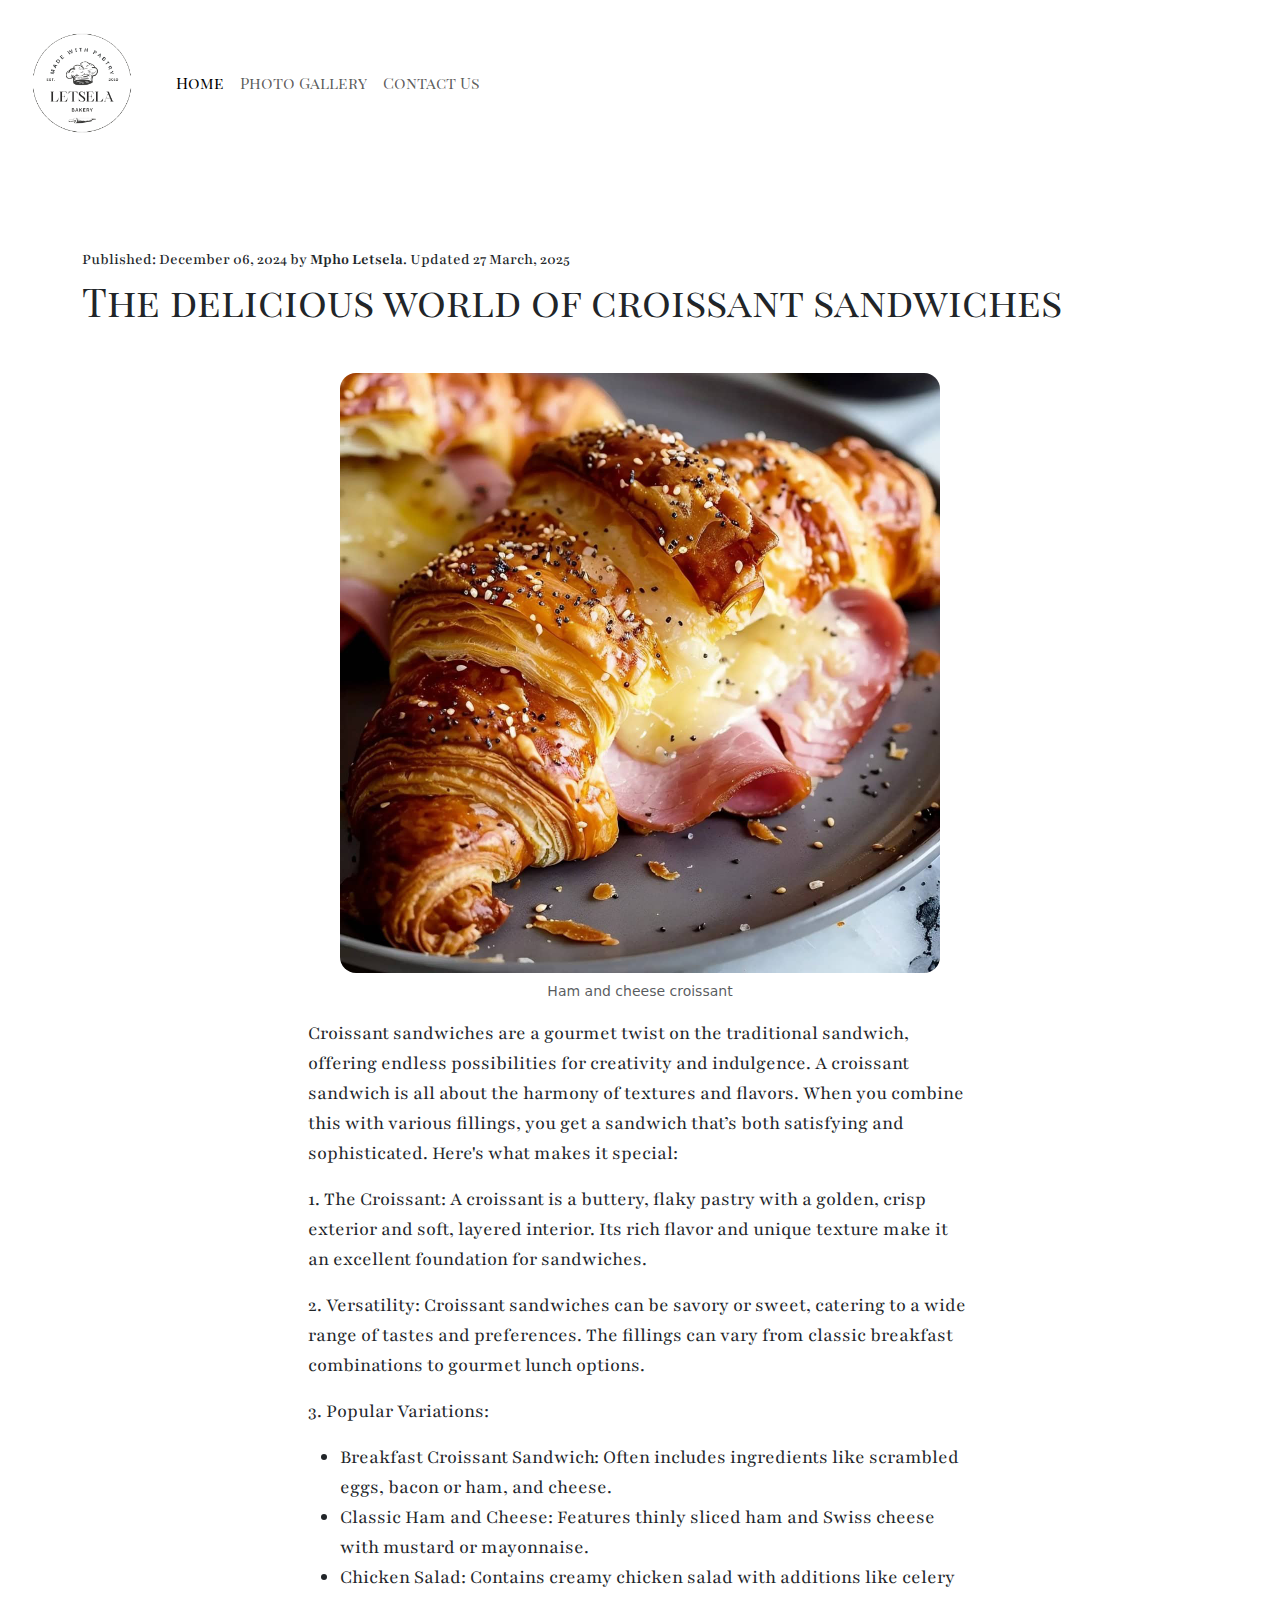
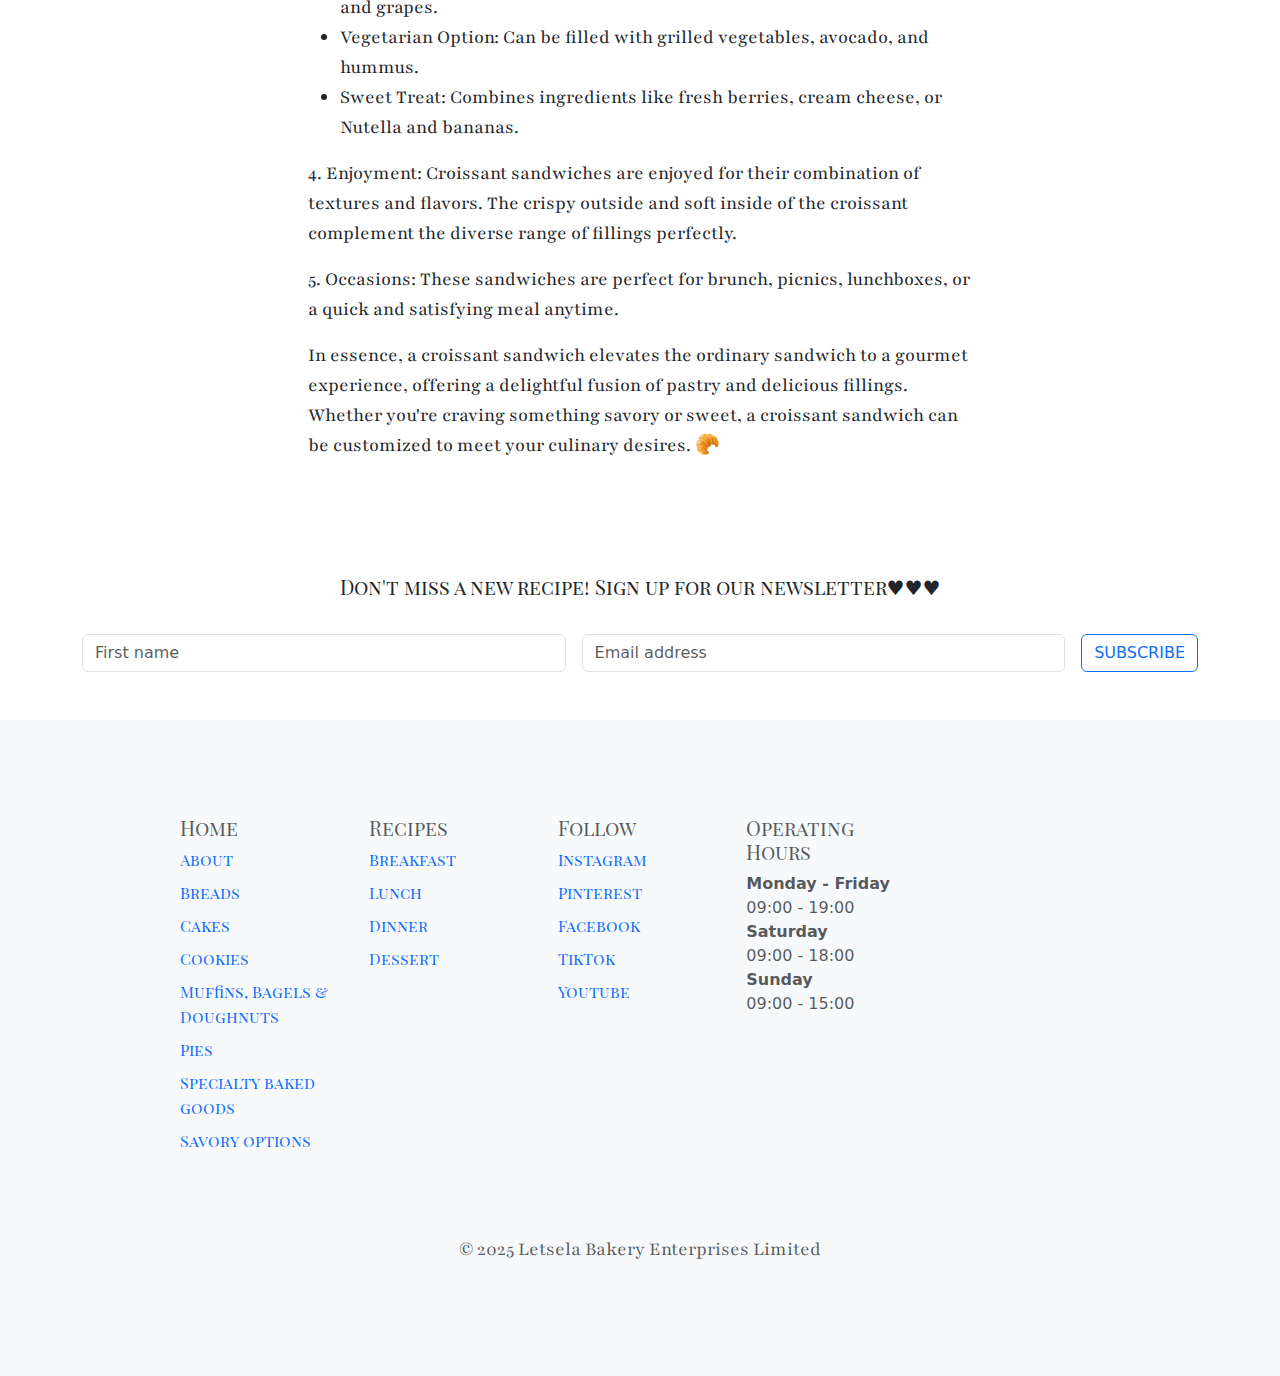
<file: index.html>
<!DOCTYPE html>
<html lang="en">
<head>
    <meta charset="UTF-8">
    <meta name="viewport" content="width=device-width, initial-scale=1.0">
    <meta name="description" content="Discover our artisanal bakery in Cape Town, offering a wide range of fresh bread, cakes and pastries. Gluten-free and vegan options available.">
    <link rel="stylesheet" href="styles.css"/>
    <link href="https://cdn.jsdelivr.net/npm/bootstrap@5.3.3/dist/css/bootstrap.min.css" rel="stylesheet" integrity="sha384-QWTKZyjpPEjISv5WaRU9OFeRpok6YctnYmDr5pNlyT2bRjXh0JMhjY6hW+ALEwIH" crossorigin="anonymous">
    <link href="https://fonts.googleapis.com/css2?family=Irish+Grover&family=Jost:ital,wght@0,100..900;1,100..900&family=Playfair+Display+SC:ital,wght@0,400;0,700;0,900;1,400;1,700;1,900&family=Playfair:ital,opsz,wght@0,5..1200,300..900;1,5..1200,300..900&display=swap" rel="stylesheet">
    <title>Artisanal Bakery in Cape Town | Fresh Bread, Cakes & Pastries | Letsela Bakery</title>
</head>
<body>
    <nav class="navbar navbar-expand-lg navbar-white fixed-top">
  <div class="container-fluid">
    <a class="navbar-brand" href="index.html">
      <img src="images/Made_with_pastry2-removebg-preview.png" alt="" class="navbar-logo-1"/>
    </a>
    <button class="navbar-toggler" type="button" data-bs-toggle="collapse" data-bs-target="#navbarNav" aria-controls="navbarNav" aria-expanded="false" aria-label="Toggle navigation">
      <span class="navbar-toggler-icon"></span>
    </button>
    <div class="collapse navbar-collapse" id="navbarNav">
      <ul class="navbar-nav">
        <li class="nav-item">
          <a class="nav-link active custom-font-1" aria-current="page" href="index.html">Home</a>
        </li>
        <li class="nav-item">
          <a class="nav-link custom-font-1" href="photo.html">Photo Gallery</a>
        </li>
        <li class="nav-item">
          <a class="nav-link custom-font-1" href="contact.html">Contact Us</a>
        </li>
      </ul>
    </div>
  </div>
</nav>

<header>
   <div class="container">
   <h6 class="custom-font">Published:  December 06, 2024 by <strong>Mpho Letsela</strong>. Updated 27 March, 2025</h6>
   <h1 class="mb-5 custom-font-1">The delicious world of croissant sandwiches</h1>
   </div>
</header>
<main>
   <div class="text-center">
     <figure class="figure">
  <img src="images/ham-and-cheese-croissant-12.jpg" class="figure-img img-fluid rounded-4 w-50" alt="Ham and Cheese Croissant">
  <figcaption class="figure-caption">Ham and cheese croissant</figcaption>
  </figure>
   </div>
<div class="row justify-content-md-center custom-font font-size">
  <div class="col-md-7 mb-5 px-5">
  <p>Croissant sandwiches are a gourmet twist on the traditional sandwich, offering endless possibilities for creativity and indulgence. A croissant sandwich is all about the harmony of textures and flavors. When you combine this with various fillings, you get a sandwich that’s both satisfying and sophisticated. Here's what makes it special:</p>
  <p>1. The Croissant: A croissant is a buttery, flaky pastry with a golden, crisp exterior and soft, layered interior. Its rich flavor and unique texture make it an excellent foundation for sandwiches.</p>
  <p>2. Versatility: Croissant sandwiches can be savory or sweet, catering to a wide range of tastes and preferences. The fillings can vary from classic breakfast combinations to gourmet lunch options.</p>
  <p>3. Popular Variations:
    <ul>
      <li>Breakfast Croissant Sandwich: Often includes ingredients like scrambled eggs, bacon or ham, and cheese.</li>
      <li>Classic Ham and Cheese: Features thinly sliced ham and Swiss cheese with mustard or mayonnaise.</li>
      <li>Chicken Salad: Contains creamy chicken salad with additions like celery and grapes.</li>
      <li>Vegetarian Option: Can be filled with grilled vegetables, avocado, and hummus.</li>
      <li>Sweet Treat: Combines ingredients like fresh berries, cream cheese, or Nutella and bananas.</li>
    </ul>
  </p>
  <p>4. Enjoyment: Croissant sandwiches are enjoyed for their combination of textures and flavors. The crispy outside and soft inside of the croissant complement the diverse range of fillings perfectly.</p>
  <p>5. Occasions: These sandwiches are perfect for brunch, picnics, lunchboxes, or a quick and satisfying meal anytime.</p>
  <p>In essence, a croissant sandwich elevates the ordinary sandwich to a gourmet experience, offering a delightful fusion of pastry and delicious fillings. Whether you're craving something savory or sweet, a croissant sandwich can be customized to meet your culinary desires. 🥐</p>
</div>
</div>
<div class="mt-5 text-center custom-font-1 font-size">Don't miss a new recipe! Sign up for our newsletter♥︎♥︎♥︎</div>

<div class="container">
<div class="row g-3 mt-3">
  <div class="col">
    <input type="text" class="form-control" placeholder="First name" aria-label="First name" id="first">
  </div>
  <div class="col">
    <input type="email" class="form-control" placeholder="Email address" aria-label="Last name" id="mail">
  </div>
  <div class="col-auto">
    <button type="submit" class="btn btn-outline-primary" title="Subscribe">SUBSCRIBE</button>
  </div>
</div>
</div>
</main>
<footer class="bd-footer py-4 py-md-5 mt-5 bg-body-tertiary">
<div class="container py-4 py-md-5 px-4 px-md-3 text-body-secondary">
<div class="row">

<div class="col-6 col-lg-2 offset-lg-1 mb-3">
<h5 class="custom-font-1">Home</h5>
<ul class="list-unstyled">
  <li class="mb-2">
    <a href="#" class="text-decoration-none custom-font-1">About</a>
  </li>
  <li class="mb-2">
    <a href="#" class="text-decoration-none custom-font-1">Breads</a>
  </li>
  <li class="mb-2">
    <a href="#" class="text-decoration-none custom-font-1">Cakes</a>
  </li>
  <li class="mb-2">
    <a href="#" class="text-decoration-none custom-font-1">Cookies</a>
  </li>
  <li class="mb-2">
    <a href="#" class="text-decoration-none custom-font-1">Muffins, Bagels & Doughnuts</a>
  </li>
  <li class="mb-2">
    <a href="#" class="text-decoration-none custom-font-1">Pies</a>
  </li>
  <li class="mb-2">
    <a href="#" class="text-decoration-none custom-font-1">Specialty baked goods</a>
  </li>
  <li class="mb-2">
    <a href="#" class="text-decoration-none custom-font-1">Savory options</a>
  </li>
</ul>
</div>

<div class="col-6 col-lg-2 mb-3">
<h5 class="custom-font-1">Recipes</h5>
<ul class="list-unstyled">
  <li class="mb-2">
    <a href="#" class="text-decoration-none custom-font-1">Breakfast</a>
  </li>
  <li class="mb-2">
    <a href="#" class="text-decoration-none custom-font-1">Lunch</a>
  </li>
  <li class="mb-2">
    <a href="#" class="text-decoration-none custom-font-1">Dinner</a>
  </li>
  <li class="mb-2">
    <a href="#" class="text-decoration-none custom-font-1">Dessert</a>
  </li>
</ul>
</div>

<div class="col-6 col-lg-2 mb-3">
  <h5 class="custom-font-1">Follow</h5>
  <ul class="list-unstyled">
    <li class="mb-2">
      <a href="#" target="_blank" rel="noopener" class="text-decoration-none custom-font-1">Instagram</a>
    </li>
    <li class="mb-2">
      <a href="#" target="_blank" rel="noopener" class="text-decoration-none custom-font-1">Pinterest</a>
    </li>
    <li class="mb-2">
      <a href="#" target="_blank" rel="noopener" class="text-decoration-none custom-font-1">Facebook</a>
    </li>
    <li class="mb-2">
      <a href="#" target="_blank" rel="noopener" class="text-decoration-none custom-font-1">TikTok</a>
    </li>
    <li class="mb-2">
      <a href="#" target="_blank" rel="noopener" class="text-decoration-none custom-font-1">Youtube</a>
    </li>
  </ul>
</div>

<div class="col-6 col-lg-2 mb-3">
  <h5 class="custom-font-1">Operating Hours</h5>
  <ul class="list-unstyled">
    <li class="mb-2">
      <p>
        <strong>Monday - Friday</strong>
        <br />
        09:00 - 19:00
        <br />
        <strong>Saturday</strong>
        <br />
        09:00 - 18:00
        <br />
        <strong>Sunday</strong>
        <br />
        09:00 - 15:00
      </p>
    </li>
</div>
</div>
<div class="mt-5 text-center mb-3 custom-font fs-5">© 2025 Letsela Bakery Enterprises Limited</div>
</footer>
<script src="https://cdn.jsdelivr.net/npm/bootstrap@5.3.3/dist/js/bootstrap.bundle.min.js" integrity="sha384-YvpcrYf0tY3lHB60NNkmXc5s9fDVZLESaAA55NDzOxhy9GkcIdslK1eN7N6jIeHz" crossorigin="anonymous"></script>
</body>
</html>
</file>
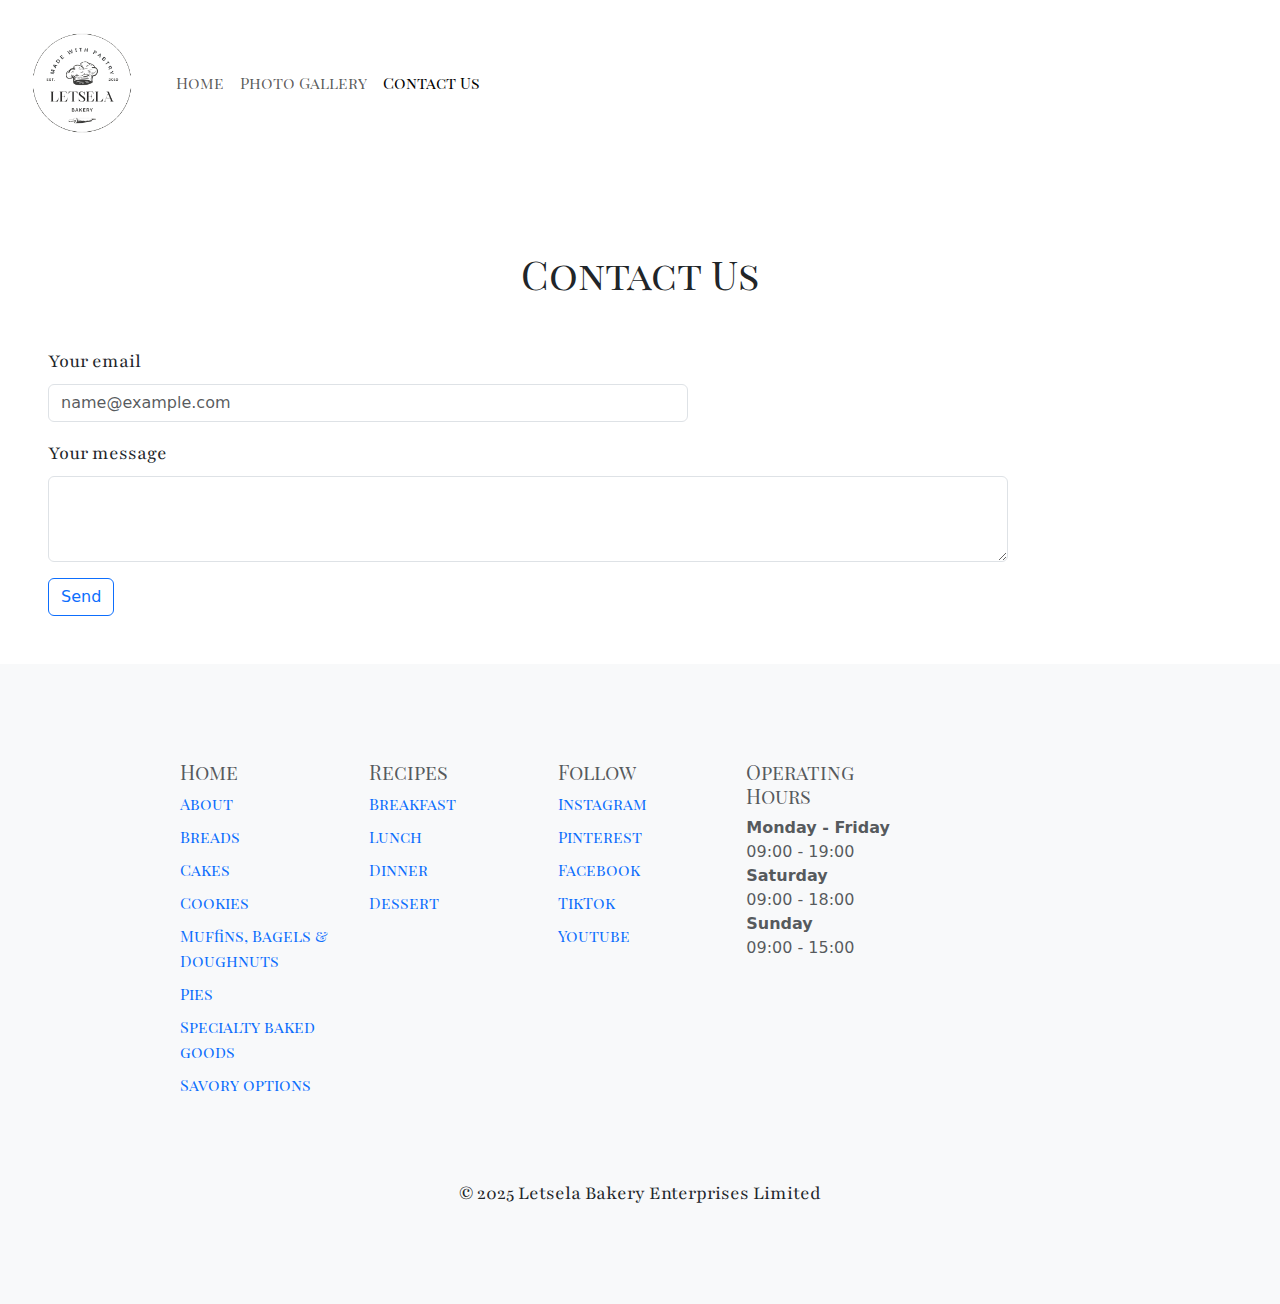
<file: contact.html>
<!DOCTYPE html>
<html lang="en">
  <head>
    <meta charset="UTF-8" />
    <meta name="viewport" content="width=device-width, initial-scale=1.0" />
    <meta name="description" content="Treat yourself to the finest pastries in Cape Town. From flaky croissants to mouthwatering tarts, our bakery crafts artisanal treats you'll love. Stop by today!">
    <link rel="stylesheet" href="styles.css" />
    <link
      href="https://cdn.jsdelivr.net/npm/bootstrap@5.3.3/dist/css/bootstrap.min.css"
      rel="stylesheet"
      integrity="sha384-QWTKZyjpPEjISv5WaRU9OFeRpok6YctnYmDr5pNlyT2bRjXh0JMhjY6hW+ALEwIH"
      crossorigin="anonymous"
    />
    <link
      href="https://fonts.googleapis.com/css2?family=Irish+Grover&family=Jost:ital,wght@0,100..900;1,100..900&family=Playfair+Display+SC:ital,wght@0,400;0,700;0,900;1,400;1,700;1,900&family=Playfair:ital,opsz,wght@0,5..1200,300..900;1,5..1200,300..900&display=swap"
      rel="stylesheet"
    />
    <title>Freshly Baked Pastries at Cape Town's finest bakery | Contact Letsela Bakery</title>
  </head>
  <body>
    <nav class="navbar navbar-expand-lg navbar-white fixed-top">
      <div class="container-fluid">
        <a class="navbar-brand" href="index.html">
          <img
            src="images/Made_with_pastry2-removebg-preview.png"
            alt=""
            class="navbar-logo-1"
          />
        </a>
        <button
          class="navbar-toggler"
          type="button"
          data-bs-toggle="collapse"
          data-bs-target="#navbarNav"
          aria-controls="navbarNav"
          aria-expanded="false"
          aria-label="Toggle navigation"
        >
          <span class="navbar-toggler-icon"></span>
        </button>
        <div class="collapse navbar-collapse" id="navbarNav">
          <ul class="navbar-nav">
            <li class="nav-item">
              <a
                class="nav-link custom-font-1"
                aria-current="page"
                href="index.html"
                >Home</a
              >
            </li>
            <li class="nav-item">
              <a class="nav-link custom-font-1" href="photo.html"
                >Photo Gallery</a
              >
            </li>
            <li class="nav-item">
              <a class="nav-link active custom-font-1" href="contact.html"
                >Contact Us</a
              >
            </li>
          </ul>
        </div>
      </div>
    </nav>
    <header>
      <h1 class="text-center mb-5 custom-font-1">Contact Us</h1>
    </header>
    <main>
      <div class="mb-3 w-50 ms-5">
        <label
          for="exampleFormControlInput1"
          class="form-label custom-font fs-5"
          >Your email</label
        >
        <input
          type="email"
          class="form-control"
          id="exampleFormControlInput1"
          placeholder="name@example.com"
        />
      </div>
      <div class="mb-3 w-75 ms-5">
        <label
          for="exampleFormControlTextarea1"
          class="form-label custom-font fs-5"
          >Your message</label
        >
        <textarea
          class="form-control"
          id="exampleFormControlTextarea1"
          rows="3"
        ></textarea>
      </div>
      <div>
        <a
          class="btn btn-outline-primary ms-5"
          href="mailto:letselabakery.com"
          role="button"
          title="Get in touch | Contact Letsela Bakery"
          >Send</a
        >
      </div>
    </main>
    <footer class="bd-footer py-4 py-md-5 mt-5 bg-body-tertiary">
      <div class="container py-4 py-md-5 px-4 px-md-3 text-body-secondary">
        <div class="row">
          <div class="col-6 col-lg-2 offset-lg-1 mb-3">
            <h5 class="custom-font-1">Home</h5>
            <ul class="list-unstyled">
              <li class="mb-2">
                <a href="#" class="text-decoration-none custom-font-1">About</a>
              </li>
              <li class="mb-2">
                <a href="#" class="text-decoration-none custom-font-1"
                  >Breads</a
                >
              </li>
              <li class="mb-2">
                <a href="#" class="text-decoration-none custom-font-1">Cakes</a>
              </li>
              <li class="mb-2">
                <a href="#" class="text-decoration-none custom-font-1"
                  >Cookies</a
                >
              </li>
              <li class="mb-2">
                <a href="#" class="text-decoration-none custom-font-1"
                  >Muffins, Bagels & Doughnuts</a
                >
              </li>
              <li class="mb-2">
                <a href="#" class="text-decoration-none custom-font-1">Pies</a>
              </li>
              <li class="mb-2">
                <a href="#" class="text-decoration-none custom-font-1"
                  >Specialty baked goods</a
                >
              </li>
              <li class="mb-2">
                <a href="#" class="text-decoration-none custom-font-1"
                  >Savory options</a
                >
              </li>
            </ul>
          </div>

          <div class="col-6 col-lg-2 mb-3">
            <h5 class="custom-font-1">Recipes</h5>
            <ul class="list-unstyled">
              <li class="mb-2">
                <a href="#" class="text-decoration-none custom-font-1"
                  >Breakfast</a
                >
              </li>
              <li class="mb-2">
                <a href="#" class="text-decoration-none custom-font-1">Lunch</a>
              </li>
              <li class="mb-2">
                <a href="#" class="text-decoration-none custom-font-1"
                  >Dinner</a
                >
              </li>
              <li class="mb-2">
                <a href="#" class="text-decoration-none custom-font-1"
                  >Dessert</a
                >
              </li>
            </ul>
          </div>

          <div class="col-6 col-lg-2 mb-3">
            <h5 class="custom-font-1">Follow</h5>
            <ul class="list-unstyled">
              <li class="mb-2">
                <a
                  href="#"
                  target="_blank"
                  rel="noopener"
                  class="text-decoration-none custom-font-1"
                  >Instagram</a
                >
              </li>
              <li class="mb-2">
                <a
                  href="#"
                  target="_blank"
                  rel="noopener"
                  class="text-decoration-none custom-font-1"
                  >Pinterest</a
                >
              </li>
              <li class="mb-2">
                <a
                  href="#"
                  target="_blank"
                  rel="noopener"
                  class="text-decoration-none custom-font-1"
                  >Facebook</a
                >
              </li>
              <li class="mb-2">
                <a
                  href="#"
                  target="_blank"
                  rel="noopener"
                  class="text-decoration-none custom-font-1"
                  >TikTok</a
                >
              </li>
              <li class="mb-2">
                <a
                  href="#"
                  target="_blank"
                  rel="noopener"
                  class="text-decoration-none custom-font-1"
                  >Youtube</a
                >
              </li>
            </ul>
          </div>

          <div class="col-6 col-lg-2 mb-3">
            <h5 class="custom-font-1">Operating Hours</h5>
            <ul class="list-unstyled">
              <li class="mb-2">
                <p>
                  <strong>Monday - Friday</strong>
                  <br />
                  09:00 - 19:00
                  <br />
                  <strong>Saturday</strong>
                  <br />
                  09:00 - 18:00
                  <br />
                  <strong>Sunday</strong>
                  <br />
                  09:00 - 15:00
                </p>
              </li>
            </ul>
          </div>
        </div>
      </div>
      <div class="mb-5 text-center custom-font fs-5">
        © 2025 Letsela Bakery Enterprises Limited
      </div>
    </footer>
    <script
      src="https://cdn.jsdelivr.net/npm/bootstrap@5.3.3/dist/js/bootstrap.bundle.min.js"
      integrity="sha384-YvpcrYf0tY3lHB60NNkmXc5s9fDVZLESaAA55NDzOxhy9GkcIdslK1eN7N6jIeHz"
      crossorigin="anonymous"
    ></script>
  </body>
</html>
</file>
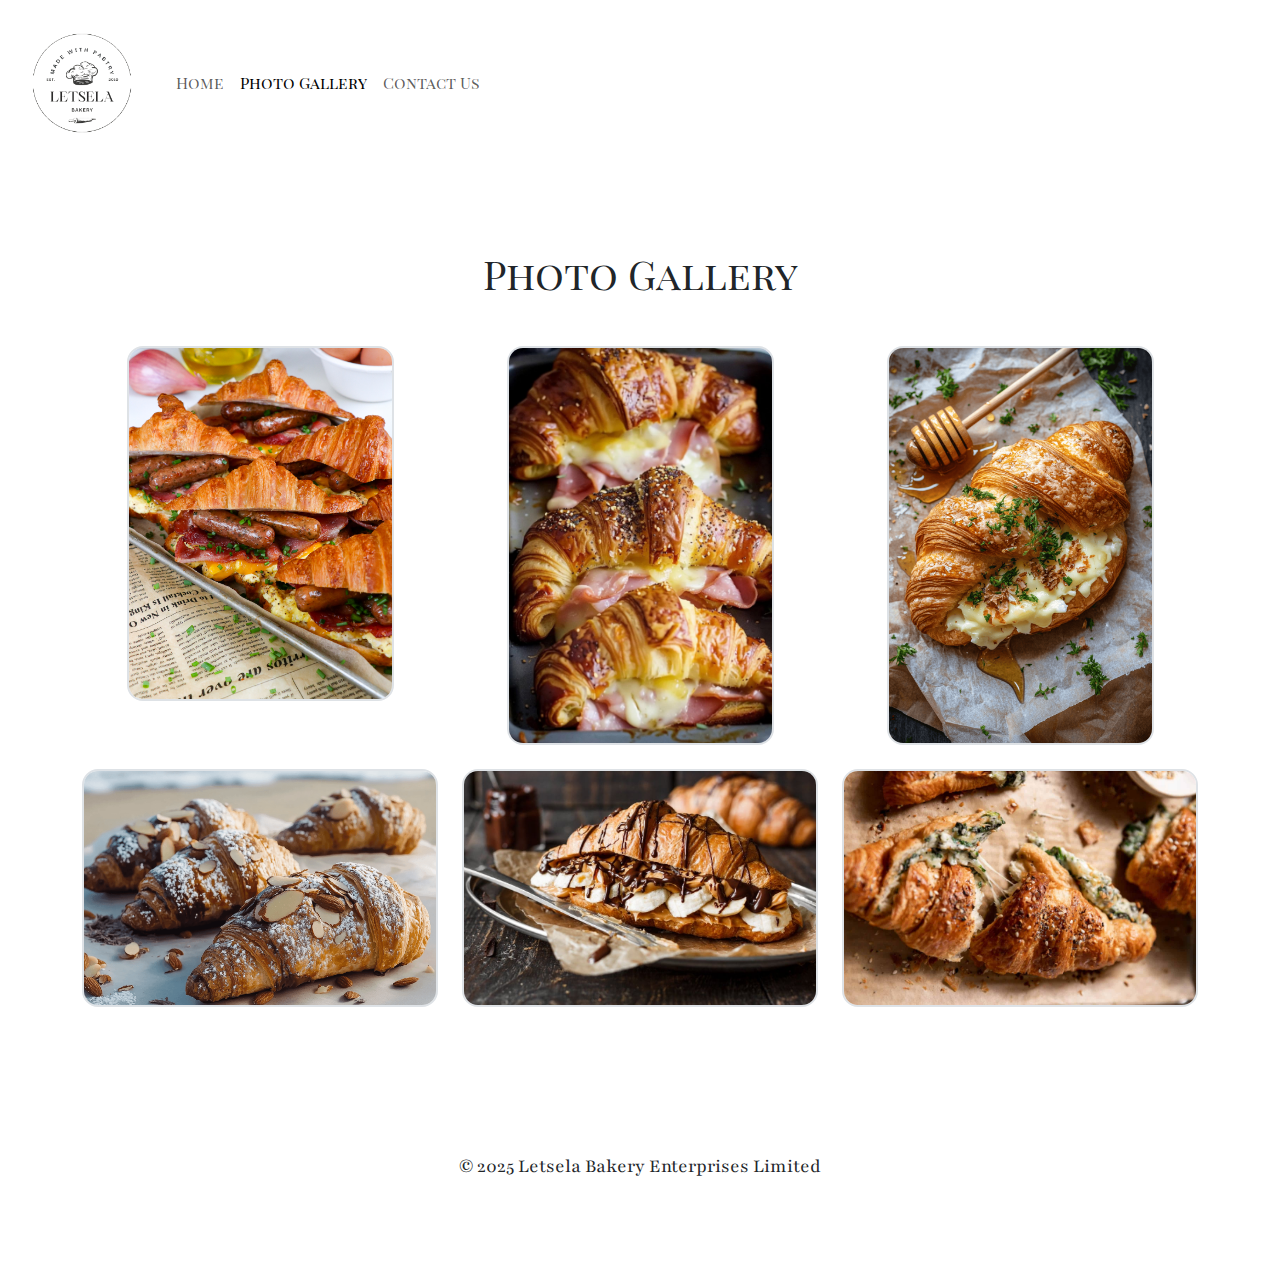
<file: photo.html>
<!DOCTYPE html>
<html lang="en">
<head>
    <meta charset="UTF-8">
    <meta name="viewport" content="width=device-width, initial-scale=1.0">
    <meta name="description" content="Your ultimate pastry destination in Cape Town! Indulge in our buttery croissants, delightful danishes and artisanal bakes. Fresh and flavourful every day!">
    <link rel="stylesheet" href="styles.css"/>
    <link href="https://cdn.jsdelivr.net/npm/bootstrap@5.3.3/dist/css/bootstrap.min.css" rel="stylesheet" integrity="sha384-QWTKZyjpPEjISv5WaRU9OFeRpok6YctnYmDr5pNlyT2bRjXh0JMhjY6hW+ALEwIH" crossorigin="anonymous">
    <link href="https://fonts.googleapis.com/css2?family=Irish+Grover&family=Jost:ital,wght@0,100..900;1,100..900&family=Playfair+Display+SC:ital,wght@0,400;0,700;0,900;1,400;1,700;1,900&family=Playfair:ital,opsz,wght@0,5..1200,300..900;1,5..1200,300..900&display=swap" rel="stylesheet">
    <title>Cape Town's Best Croissants | Freshly Baked Daily | Letsela Bakery</title>
</head>
<body>
    <nav class="navbar navbar-expand-lg navbar-white fixed-top">
  <div class="container-fluid">
    <a class="navbar-brand" href="index.html">
      <img src="images/Made_with_pastry2-removebg-preview.png" alt="" class="navbar-logo-1"/>
    </a>
    <button class="navbar-toggler" type="button" data-bs-toggle="collapse" data-bs-target="#navbarNav" aria-controls="navbarNav" aria-expanded="false" aria-label="Toggle navigation">
      <span class="navbar-toggler-icon"></span>
    </button>
    <div class="collapse navbar-collapse" id="navbarNav">
      <ul class="navbar-nav">
        <li class="nav-item">
          <a class="nav-link custom-font-1" aria-current="page" href="index.html">Home</a>
        </li>
        <li class="nav-item">
          <a class="nav-link active custom-font-1" href="photo.html">Photo Gallery</a>
        </li>
        <li class="nav-item">
          <a class="nav-link custom-font-1" href="contact.html">Contact Us</a>
        </li>
      </ul>
    </div>
  </div>
</nav>
<header>
<h1 class="text-center custom-font-1">Photo Gallery</h1>
</header>
<main>
<div class="container mb-4 mt-5 image-container text-center">
      <div class="row">
        <div class="col-sm-4 mb-4">
          <img
            src="images/658051414751b18ff142f42f_3x4 2 Amylu Breakfast Croissant Sandwiches by @brightmomentco copy.jpg"
            alt="Breakfast Croissant Sandwiches"
            class="img-fluid w-75 border border-2 rounded-4"
          />
        </div>
        <div class="col-sm-4 mb-4">
          <img
            src="images/ham-and-cheese-croissant-8.jpg"
            alt="Ham and Cheese Croissants"
            class="img-fluid w-75 border border-2 rounded-4"
          />
        </div>
        <div class="col-sm-4 mb-4">
          <img
            src="images/i1-234.png"
            alt="Baked Honey and Cheese Croissant"
            class="img-fluid w-75 border border-2 rounded-4"
          />
        </div>
        <div class="col-sm-4 mb-4">
          <img
            src="images/Chocolate-Almond-Croissants3.png"
            alt="Chocolate Almond Croissants"
            class="img-fluid w-100 border border-2 rounded-4"
          />
        </div>
        <div class="col-sm-4 mb-4">
          <img
            src="images/Croissant-Fillings-1.jpg"
            alt="Banana Croissant with Peanut Butter and Chocolate"
            class="img-fluid w-100 border border-2 rounded-4"
          />
        </div>
        <div class="col-sm-4 mb-4">
          <img
            src="images/spinach-croissants-3.jpg"
            alt="Cheese and Spinach Croissants"
            class="img-fluid w-100 border border-2 rounded-4"
          />
        </div>
      </div>
</main>      
<footer class="bd-footer py-4 py-md-5">
<div class="mt-5 text-center mb-5 custom-font fs-5">© 2025 Letsela Bakery Enterprises Limited</div>
</footer>
<script src="https://cdn.jsdelivr.net/npm/bootstrap@5.3.3/dist/js/bootstrap.bundle.min.js" integrity="sha384-YvpcrYf0tY3lHB60NNkmXc5s9fDVZLESaAA55NDzOxhy9GkcIdslK1eN7N6jIeHz" crossorigin="anonymous"></script>
</body>
</html>
</file>
<file: styles.css>
.navbar-logo-1 {
  width: 140px;
}

.navbar-white {
  background-color: white;
}

body {
  padding-top: 250px;
}

.navigation-links a {
  margin: 5px;
  border-radius: 4px;
  padding: 20px 15px;
  text-decoration: none;
  text-transform: capitalize;
}

.image-container img {
  transition: transform 0.3s ease-in-out;
}

.image-container img:hover {
  transform: scale(1.2);
}

.custom-font {
  font-family: "Playfair", serif;
}

.font-size {
  font-size: 20px;
}

.custom-font-1 {
  font-family: "Playfair Display SC", system-ui;
}
</file>
